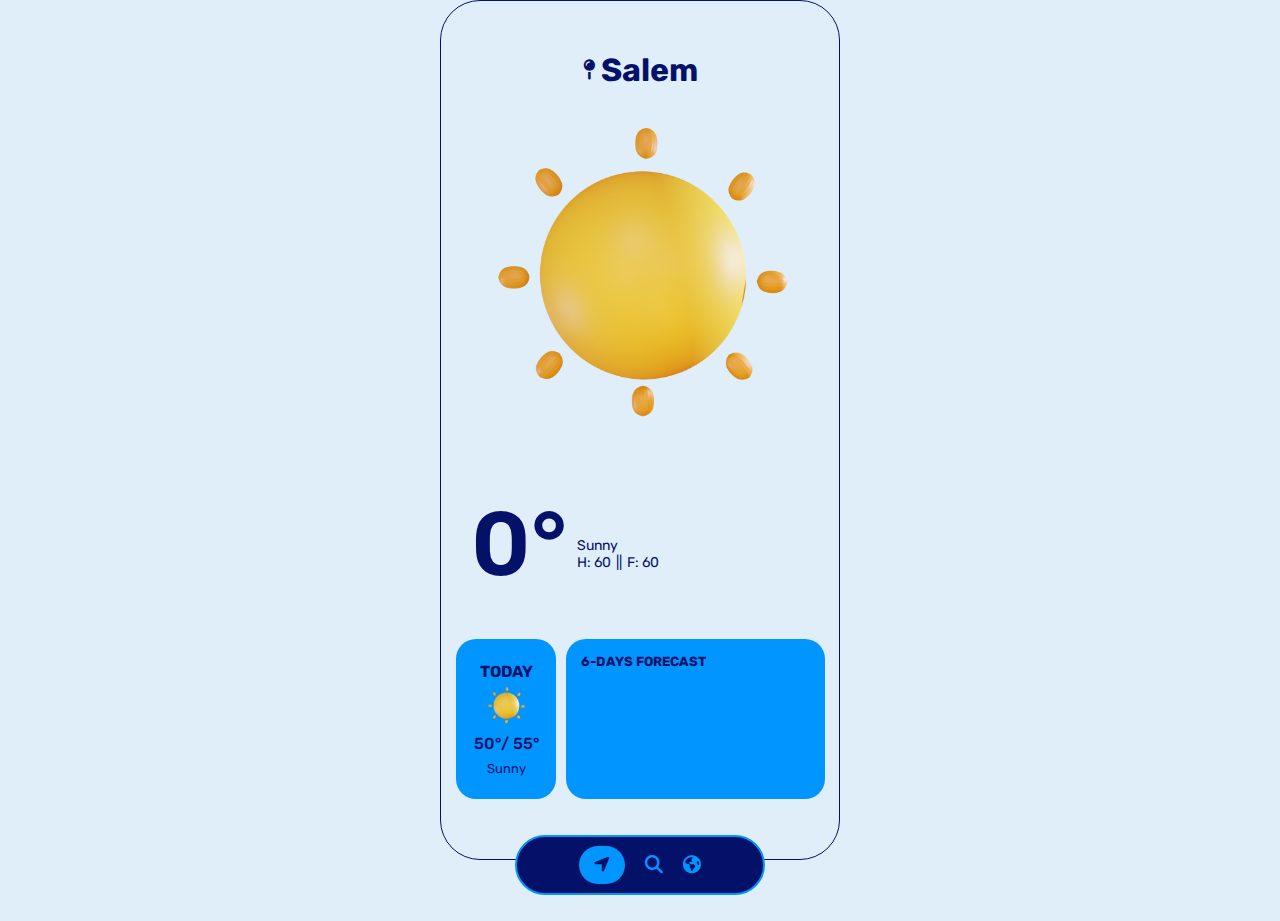
<file: index.html>
<!DOCTYPE html>
<html lang="en">
  <head>
    <meta charset="UTF-8" />
    <meta name="viewport" content="width=device-width, initial-scale=1.0" />
    
    <link rel="icon" type="image/png" href="img/icon.png" />
    <link
      rel="stylesheet"
      href="https://cdnjs.cloudflare.com/ajax/libs/font-awesome/6.4.0/css/all.min.css"
    />
    <link rel="stylesheet" href="css/style.css" />
    
    <title>Weather App</title>
  </head>

  <body>
    <div class="pc">
      <!-- Navigation Menu -->
      <nav>
        <ul>
          <li>
            <a class="active" href="index.html" aria-label="Home">
              <i class="fa-solid fa-location-arrow"></i>
            </a>
          </li>
          <li>
            <a href="search.html" aria-label="Search">
              <i class="fa-solid fa-magnifying-glass"></i>
            </a>
          </li>
          <li>
            <a href="world.html" aria-label="World Weather">
              <i class="fa-solid fa-earth-americas"></i>
            </a>
          </li>
        </ul>
      </nav>
      
      <!-- Main Screen -->
      <div id="screen">
        <!-- City Name Section -->
        <div class="city-name">
          <i class="fa-solid fa-map-pin"></i>
          <h1 id="city-name">Salem</h1>
        </div>
      
        <!-- Weather Icon Section -->
        <div class="weather-icon-css">
          <img class="weather-icon" src="img/sun.png" alt="Weather Icon" />
        </div>
        
        <!-- Weather Details Section -->
        <div class="weather-description">
          <div class="show-metric" id="metric">0°</div>
          <div class="weather-details">
            <div class="weather-main" id="weather-main">Sunny</div>
            <div class="h-f">
              <div class="show-humidity">
                H: <span id="humidity">60</span>
              </div>
              ||
              <div class="show-humidity">
                F: <span id="feels-like">60</span>
              </div>
            </div>
          </div>
        </div>
       
        <!-- Forecast Section -->
        <div class="forecasts-box">
          <!-- Today's Weather -->
          <div class="today-forecast">
            <h4>TODAY</h4>
            <div class="weather-icon-today">
              <img class="weather-icons" src="img/sun.png" alt="Today Weather Icon" />
            </div>
            <div class="temp-today">
              <span id="temp-min-today">50°</span><span>/ </span>
              <span id="temp-max-today">55°</span>
            </div>
            <div class="weather-main-today" id="weather-main">Sunny</div>
          </div>

          <!-- 6-Day Forecast -->
          <div class="forecast">
            <h5>6-DAYS FORECAST</h5>
            <div id="forecast-box"></div>
          </div>
        </div>
      </div>
    </div>
    
    <!-- Main JavaScript File -->
    <script src="js/main.js"></script>
  </body>
</html>
</file>
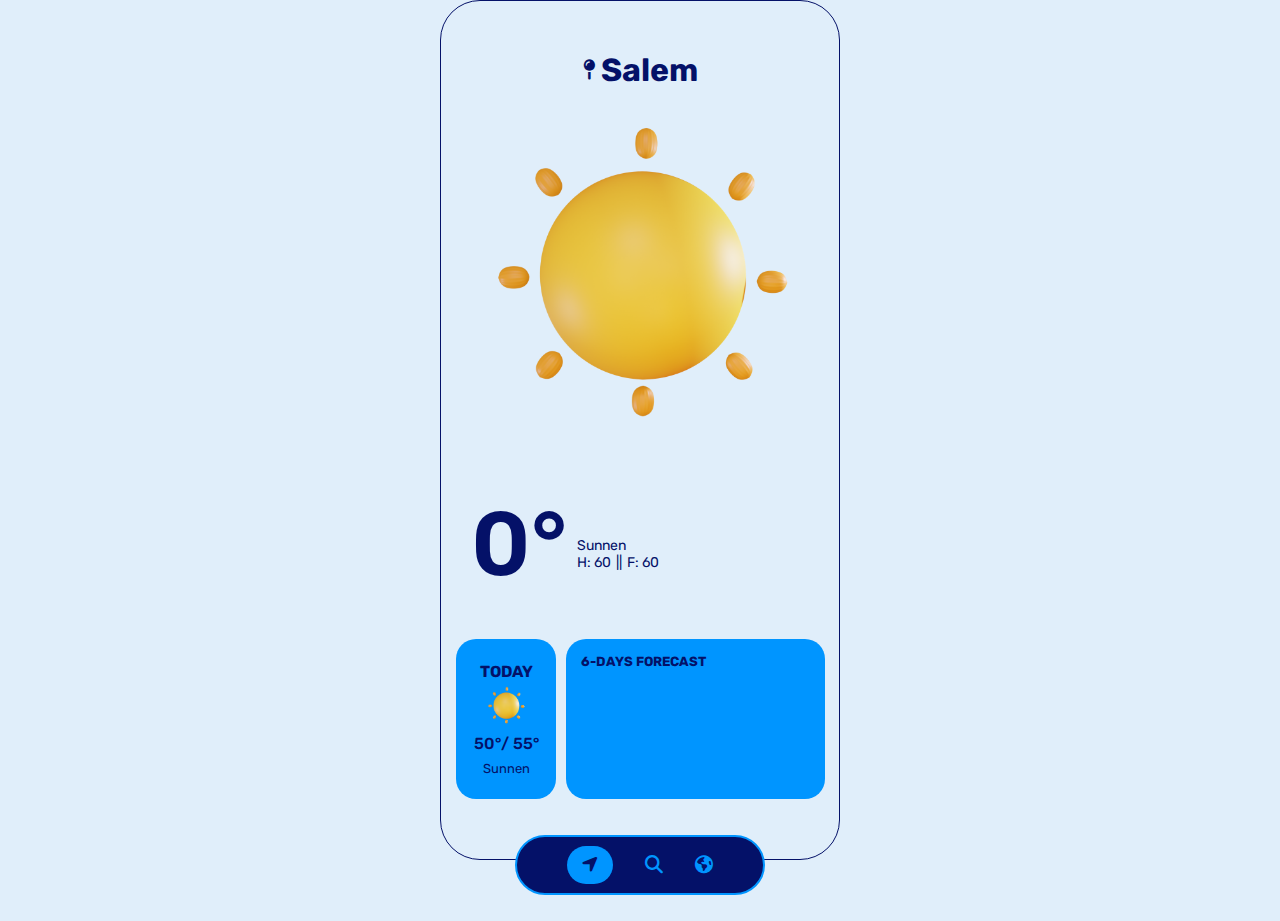
<file: weather-main/index.html>
<!DOCTYPE html>
<html lang="en">
  <head>
    <meta charset="UTF-8" />
    <meta name="viewport" content="width=device-width, initial-scale=1.0" />
    
    <link rel="icon" type="png" href="img/icon.png" />
    <link
      rel="stylesheet"
      href="https://cdnjs.cloudflare.com/ajax/libs/font-awesome/6.4.0/css/all.min.css"
    />
    <link rel="stylesheet" href="css/style.css" />
    
    <title>Weather App</title>
  </head>

  <body>
    <div class="pc">
      
      <nav>
        <ul>
          <li>
            <a class="active" href="index.html"
              ><i class="fa-solid fa-location-arrow"></i
            ></a>
          </li>
          <li>
            <a href="search.html"
              ><i class="fa-solid fa-magnifying-glass"></i
            ></a>
          </li>
          <li>
            <a href="world.html"><i class="fa-solid fa-earth-americas"></i></a>
          </li>
        </ul>
      </nav>
      
      <div id="screen">
        
        <div class="city-name">
          <i class="fa-solid fa-map-pin"></i>
          <h1 id="city-name">Salem</h1>
        </div>
      
        <div class="weather-icon-css">
          <img class="weather-icon" src="img/sun.png" />
        </div>
        
        <div class="weather-description">
          <div class="show-metric" id="metric">0°</div>
          <div class="weather-details">
            <div class="weather-main" id="weather-main">Sunnen</div>
            <div class="h-f">
              <div class="show-humidity">H: <span id="humidity">60</span></div>
              ||
              <div class="show-humidity">
                F: <span id="feels-like">60</span>
              </div>
            </div>
          </div>
        </div>
       
        <div class="forcasts-box">
          <div class="today-forecast">
            <h4>TODAY</h4>
            <div class="weather-icon-today">
              <img class="weather-icons" src="img/sun.png" />
            </div>
            <div class="temp-today">
              <span id="temp-min-today">50°</span><span>/ </span
              ><span id="temp-max-today">55°</span>
            </div>
            <div class="weather-main-today" id="weather-main">Sunnen</div>
          </div>

          
          <div class="forecast">
            <h5>6-DAYS FORECAST</h5>
            <div id="forecast-box"></div>
          </div>
        </div>
      </div>
    </div>
    
    
    <script src="js/main.js"></script>
  </body>
</html>
</file>
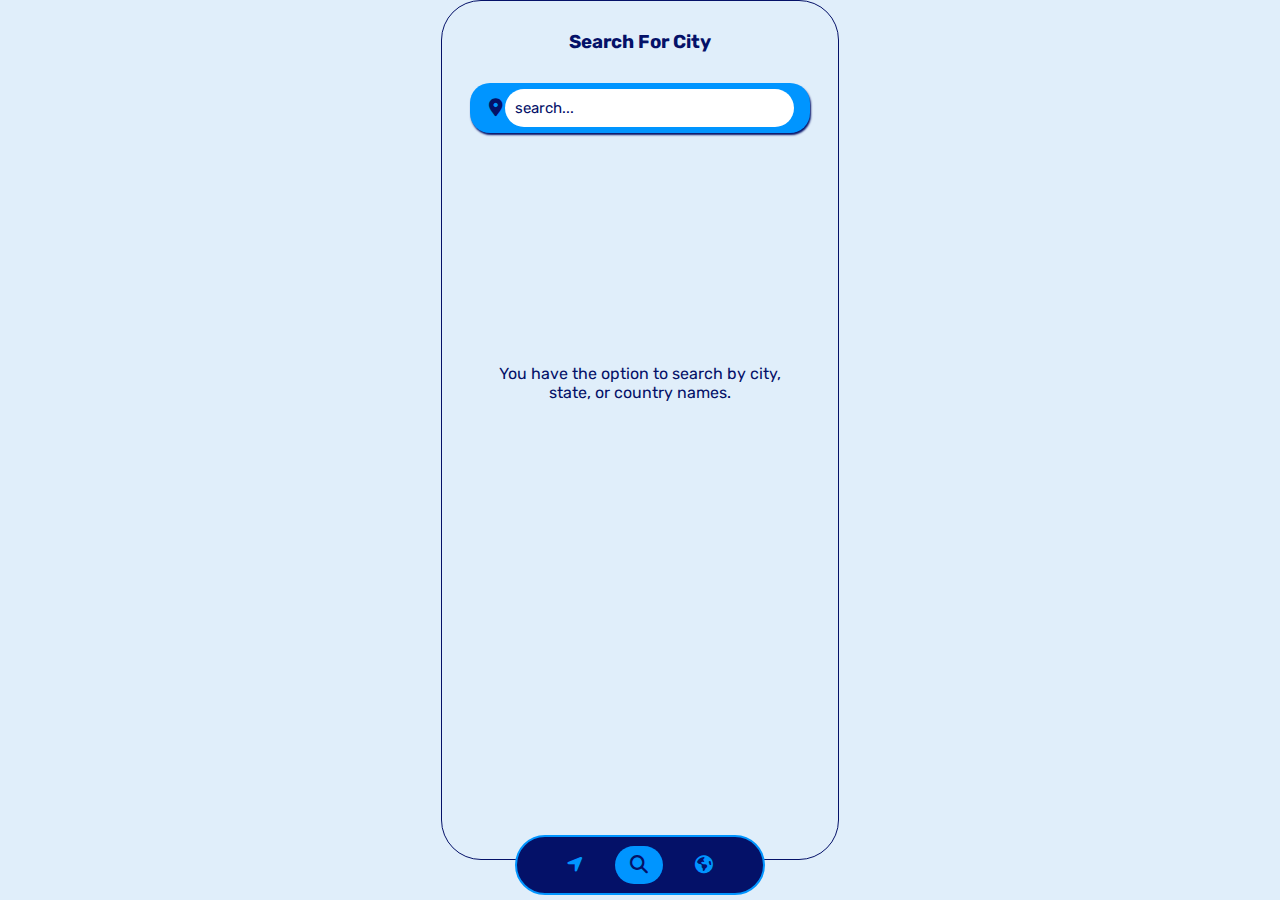
<file: search.html>
<!DOCTYPE html>
<html lang="en">

<head>
  <meta charset="UTF-8">
  <meta name="viewport" content="width=device-width, initial-scale=1.0">
  
  <link rel="icon" type="png" href="img/icon.png" />
  <link rel="stylesheet" href="https://cdnjs.cloudflare.com/ajax/libs/font-awesome/6.4.0/css/all.min.css" />
  <link rel="stylesheet" href="css/search.css" />

  <title>Document</title>
</head>

<body>
  <div class="pc">
    
    <nav>
      <ul>
        <li><a href="index.html"><i class="fa-solid fa-location-arrow"></i></a></li>
        <li><a class="active" href="search.html"><i class="fa-solid fa-magnifying-glass"></i></a></li>
        <li><a href="world.html"><i class="fa-solid fa-earth-americas"></i></a></li>
      </ul>
    </nav>
 
    <h3>Search For City</h3>
   
    <div class="search">
      <div class="search-icon"><i class="fa-solid fa-location-dot"></i></div>
      <input class="searchinput" type="text" placeholder="search...">
    </div>
   
    <div class="message">
      <p>You have the option to search by city, state, or country names.</p>
    </div>
   
    <div class="error-message">
      <p>One of the specified locations (city, state, or country) was not found. Please try again</p>
    </div>
   
    <div class="return">
      <div class="box">
        <div class="weather-box">
          <div class="name">
            <div class="city-name">Chennai</div>
            <div class="weather-temp">20°</div>
          </div>
          <div class="weather-icon"><img class="weather-img" src="img/haze.png" alt=""></div>
        </div>
        
        <div class="weather-desc">
          <div class="desc-box">
            <div class="desc-icon"><i class="fa-solid fa-wind"></i></div>
            <div class="desc-name">Wind</div>
            <div class="desc-info wind">15 m/s</div>
          </div>

          <div class="desc-box">
            <div class="desc-icon"><i class="fa-solid fa-temperature-full"></i></div>
            <div class="desc-name">Pressure</div>
            <div class="desc-info pressure">15 mbar</div>
          </div>

          <div class="desc-box">
            <div class="desc-icon"><i class="fa-solid fa-droplet"></i></div>
            <div class="desc-name">Humidity</div>
            <div class="desc-info humidity">50%</div>
          </div>
        </div>
        
        <div class="weather-desc">
          <div class="desc-box">
            <div class="desc-icon"><i class="fa-solid fa-sun"></i></div>
            <div class="desc-name">Sun Rise</div>
            <div class="desc-info sunrise">12:00:00</div>
          </div>

          <div class="desc-box">
            <div class="desc-icon"><i class="fa-solid fa-cloud-sun"></i></div>
            <div class="desc-name">Sun Set</div>
            <div class="desc-info sunset">12:00:00</div>
          </div>

        </div>
      </div>
    </div>
  </div>
  
  <script src="js/search.js"></script>
</body>

</html>
</file>
<file: css/style.css>
@import url("https://fonts.googleapis.com/css2?family=Rubik:ital,wght@0,300..900;1,300..900&display=swap");

* {
  padding: 0;
  margin: 0;
  box-sizing: border-box;
  list-style: none;
  font-family: "Rubik", sans-serif;
}

:root {
  --font-color-main: #041168;
  --white-color: #0095ff;
}

body {
  background-color: #e0eefa;
}

.pc {
  width: 400px;
  height: 860px;
  margin: 0 auto;
  border: 1px solid var(--font-color-main);
  border-radius: 40px;
}

nav {
  position: fixed;
  left: 0;
  right: 0;
  margin: 0 auto;
  bottom: 5px;
  display: flex;
  justify-content: center;
  align-items: center;
  width: 250px;
  height: 60px;
  border-radius: 40px;
  border: 2px solid var(--white-color);
  background-color: var(--font-color-main);
}

nav ul {
  display: flex;
  gap: 20px; /* Changed from "2pc" for better compatibility */
}

nav ul li a {
  color: var(--white-color);
  font-size: 18px;
}

.active {
  background-color: var(--white-color);
  color: var(--font-color-main);
  border-radius: 100px;
  padding: 8px 15px;
}

#screen {
  width: 100%;
  height: 100vh;
  margin: 20px 0;
}

.city-name {
  color: var(--font-color-main);
  display: flex;
  justify-content: center;
  align-items: center;
  padding-top: 30px;
  gap: 5px;
}

.city-name i {
  font-size: 20px;
}

.weather-icon-css {
  display: flex;
  justify-content: center;
  align-items: center;
  width: 100%;
  height: 350px;
  margin-top: 10px;
}

.weather-icon-css img {
  width: 80%;
}

.weather-description {
  height: 150px;
  margin-top: 20px;
  display: flex;
  align-items: center;
  color: var(--font-color-main);
}

.show-metric {
  padding-left: 30px;
  font-size: 90px;
  font-weight: 550;
}

.weather-details {
  font-size: 14px;
  margin: 50px 20px 30px 10px;
  width: 100px;
  display: flex;
  flex-direction: column;
}

.weather-details .h-f {
  display: flex;
  gap: 5px;
}

.forecasts-box {
  display: flex;
  margin: 20px 0;
  color: var(--font-color-main);
}

.today-forecast {
  width: 100px;
  height: 160px;
  border-radius: 20px;
  margin-left: 15px;
  display: flex;
  flex-direction: column;
  justify-content: center;
  align-items: center;
  background-color: var(--white-color);
  gap: 5px;
}

.weather-icon-today img {
  width: 40px;
}

.temp-today {
  font-weight: 500;
}

.weather-main-today {
  padding-top: 3px;
  font-size: 13px;
  text-align: center;
}

.forecast {
  width: 65%;
  height: 160px;
  margin-left: 10px;
  border-radius: 20px;
  background-color: var(--white-color);
}

.forecast h5 {
  text-align: left;
  padding: 15px 0 0 15px;
}

#forecast-box {
  display: grid;
  grid-auto-flow: column;
  overflow-x: auto;
  gap: 10px;
  width: 95%;
  padding: 10px 12px;
  overscroll-behavior-x: contain;
  scroll-snap-type: x mandatory;
  scrollbar-width: none;
}

#forecast-box::-webkit-scrollbar {
  display: none;
}

.weather-forecast-box {
  width: 70px;
  height: 110px;
  border-radius: 15px;
  display: flex;
  flex-direction: column;
  justify-content: center;
  align-items: center;
  text-align: center;
  gap: 2px;
  border: 1px solid var(--font-color-main);
  flex-shrink: 0;
}

.day-weather {
  font-size: 15px;
}

.weather-icon-forecast img {
  width: 30px;
}

.temp-weather {
  font-size: 12px;
}

.weather-main-forecast {
  font-size: 12px;
}

@media (max-width: 400px) {
  .pc {
    border: none;
    border-radius: 0;
    width: 100%;
    height: auto;
  }
}
</file>
<file: weather-main/css/style.css>
@import url("https://fonts.googleapis.com/css2?family=Rubik:ital,wght@0,300..900;1,300..900&display=swap");
* {
  padding: 0;
  margin: 0;
  box-sizing: border-box;
  list-style: none;
  font-family: "Rubik", sans-serif;
}
:root {
  --font-color-main: #041168;
  --white-color: #0095ff;
}
body {
  background-color: #e0eefa;
}
.pc {
  width: 400px;
  height: 860px;
  margin-left: auto;
  margin-right: auto;
  border: 1px solid var(--font-color-main);
  border-radius: 40px;
}

nav {
  position: fixed;
  left: 0;
  right: 0;
  margin: 0 auto;
  width: fit-content;
  bottom: 5px;
  display: flex;
  justify-content: center;
  align-items: center;
  width: 250px;
  height: 60px;
  border-radius: 40px;
  border: 2px solid var(--white-color);
  background-color: var(--font-color-main);
}
nav ul {
  display: flex;
  gap: 2pc;
}
nav ul li a {
  color: var(--white-color);
  font-size: 18px;
}
.active {
  background-color: var(--white-color);
  color: var(--font-color-main);
  border-radius: 100px;
  padding: 8px 15px;
}

#screen {
  width: 100%;
  height: 100vh;
  margin: 20px 0;
}
.city-name {
  color: var(--font-color-main);
  display: flex;
  justify-content: center;
  align-items: center;
  padding-top: 30px;
  gap: 5px;
}
.city-name i {
  font-size: 20px;
}
.weather-icon-css {
  display: flex;
  justify-content: center;
  align-items: center;
  width: 100%;
  height: 350px;
  margin-top: 10px;
}
.weather-icon-css img {
  width: 80%;
}
.weather-description {
  height: 150px;
  margin-top: 20px;
  display: flex;
  align-items: center;
  color: var(--font-color-main);
  /* border: 1px solid #000; */
}
.show-metric {
  padding-left: 30px;
  font-size: 90px;
  font-weight: 550;
}
.weather-details {
  font-size: 14px;
  margin: 50px 20px 30px 10px;
  width: 100px;
  display: flex;
  flex-direction: column;
}
.weather-details .h-f {
  display: flex;
  gap: 5px;
}
.forcasts-box {
  display: flex;
  margin: 20px 0;
  color: var(--font-color-main);
}
.today-forecast {
  width: 100px;
  height: 160px;
  border-radius: 20px;
  margin-left: 15px;
  display: flex;
  gap: 5px;
  flex-direction: column;
  justify-content: center;
  align-items: center;
  background-color: var(--white-color);
}
.weather-icon-today img {
  width: 40px;
}
.temp-today {
  font-weight: 500;
}
.weather-main-today {
  padding: 3px 0 0 0;
  font-size: 13px;
  text-align: center;
}
.forecast {
  width: 65%;
  height: 160px;
  margin-left: 10px;
  border-radius: 20px;
  background-color: var(--white-color);
}
.forecast h5 {
  text-align: left;
  padding: 15px 0 0 15px;
}
#forecast-box {
  display: grid;
  grid-auto-flow: column;
  overflow-y: auto;
  gap: 10px;
  width: 95%;
  padding: 10px 12px;
  overscroll-behavior-x: contain;
  scroll-snap-type: x mandatory;
  scrollbar-width: none;
}
#forecast-box::-webkit-scrollbar {
  display: none;
}
.weather-forecast-box {
  width: 70px;
  height: 110px;
  border-radius: 15px;
  display: flex;
  text-align: center;
  flex-direction: column;
  justify-content: center;
  align-items: center;
  gap: 2px;
  flex-shrink: 0;
  align-items: center;
  border: 1px solid var(--font-color-main);
}
.day-weather {
  font-size: 15px;
}
.weather-icon-forecast img {
  width: 30px;
}
.temp-weather {
  font-size: 12px;
}
.weather-main-forecast {
  font-size: 12px;
}

@media (max-width: 400px) {
  /* 400 * 860 */
  .pc {
    border: none;
    border-radius: none;
    width: auto;
    height: auto;
  }
}
</file>
<file: css/search.css>
@import url("https://fonts.googleapis.com/css2?family=Rubik:ital,wght@0,300..900;1,300..900&display=swap");
* {
  padding: 0;
  margin: 0;
  box-sizing: border-box;
  list-style: none;
  font-family: "Rubik", sans-serif;
}
:root {
  --font-color-main: #041168;
  --white-color: #0095ff;
}
body {
  background-color: #e0eefa;
}
.pc {
  width: 398px;
  height: 860px;
  margin-left: auto;
  margin-right: auto;
  border: 1px solid var(--font-color-main);
  border-radius: 40px;
}

nav {
  position: fixed;
  left: 0;
  right: 0;
  margin: 0 auto;
  width: fit-content;
  bottom: 5px;
  display: flex;
  justify-content: center;
  align-items: center;
  width: 250px;
  height: 60px;
  border-radius: 40px;
  border: 2px solid var(--white-color);
  background-color: var(--font-color-main);
}
nav ul {
  display: flex;
  gap: 2pc;
}
nav ul li a {
  color: var(--white-color);
  font-size: 18px;
}
.active {
  background-color: var(--white-color);
  color: var(--font-color-main);
  border-radius: 100px;
  padding: 8px 15px;
}
h3 {
  color: var(--font-color-main);
  text-align: center;
  margin: 30px 0;
}
.search {
  width: 340px;
  height: 50px;
  margin-left: auto;
  margin-right: auto;
  border-radius: 20px;
  display: flex;
  justify-content: center;
  align-items: center;
  box-shadow: 1px 2px 2px var(--font-color-main);
  background-color: var(--white-color);
}
.search-icon {
  width: 18px;
  height: 50px;
  display: flex;
  border-radius: 20px;
  justify-content: center;
  align-items: center;
}
.search-icon i {
  font-size: 18px;
  color: var(--font-color-main);
}
.search input {
  width: 85%;
  padding: 10px;
  font-size: 15px;
  color: var(--font-color-main);
  border-radius: 30px;
  border: 1px 2px 2px var(--font-color-main);
  outline: none;
}
.search input::placeholder {
  color: var(--font-color-main);
}
/*  */
.error-message {
  display: none;
}
.error-message p {
  width: 100%;
  height: 500px;
  display: flex;
  justify-content: center;
  align-items: center;
  color: var(--font-color-main);
  text-align: center;
  padding: 40px;
}
/*  */
.message {
  display: block;
}
.message p {
  width: 100%;
  height: 500px;
  display: flex;
  justify-content: center;
  align-items: center;
  color: var(--font-color-main);
  text-align: center;
  padding: 50px;
}
/*  */
.return {
  display: none;
}
.box {
  max-width: 400px;
  height: auto;
  padding: 0 40px;
  margin-left: auto;
  margin-right: auto;
  border:1px solid black;
  margin-top: 40px;
}
.weather-box {
  height: 200px;
  max-width: 320px;
  border-radius: 40px;
  margin-top: 10px;
  display: flex;
  justify-content: center;
  align-items: center;
  background-color: var(--font-color-main);
}
.name {
  padding-left: 40px;
  width: 220px;
  display: flex;
  flex-direction: column;
  gap: 5px;
  color: var(--white-color);
  height: auto;
}
.city-name {
  font-size: 20px;
}
.weather-temp {
  font-size: 60px;
}
.weather-icon {
  padding: 0 20px;
  width: 220px;
  height: 170px;
  display: flex;
  align-items: center;
  justify-content: center;
}
.weather-icon img {
  width: 100%;
}
/*  */
.weather-desc {
  display: flex;
  justify-content: center;
  column-gap: 10px;
}
.desc-box {
  width: 100px;
  display: grid;
  padding: 15px;
  gap: 5px;
  height: 100px;
  margin-top: 10px;
  border-radius: 20px;
  place-content: center;
  color: var(--white-color);
  background-color: var(--font-color-main);
}

@media (max-width: 400px) {
  .pc {
    border: none;
    border-radius: none;
    width: auto;
    height: auto;
  }
}
</file>
